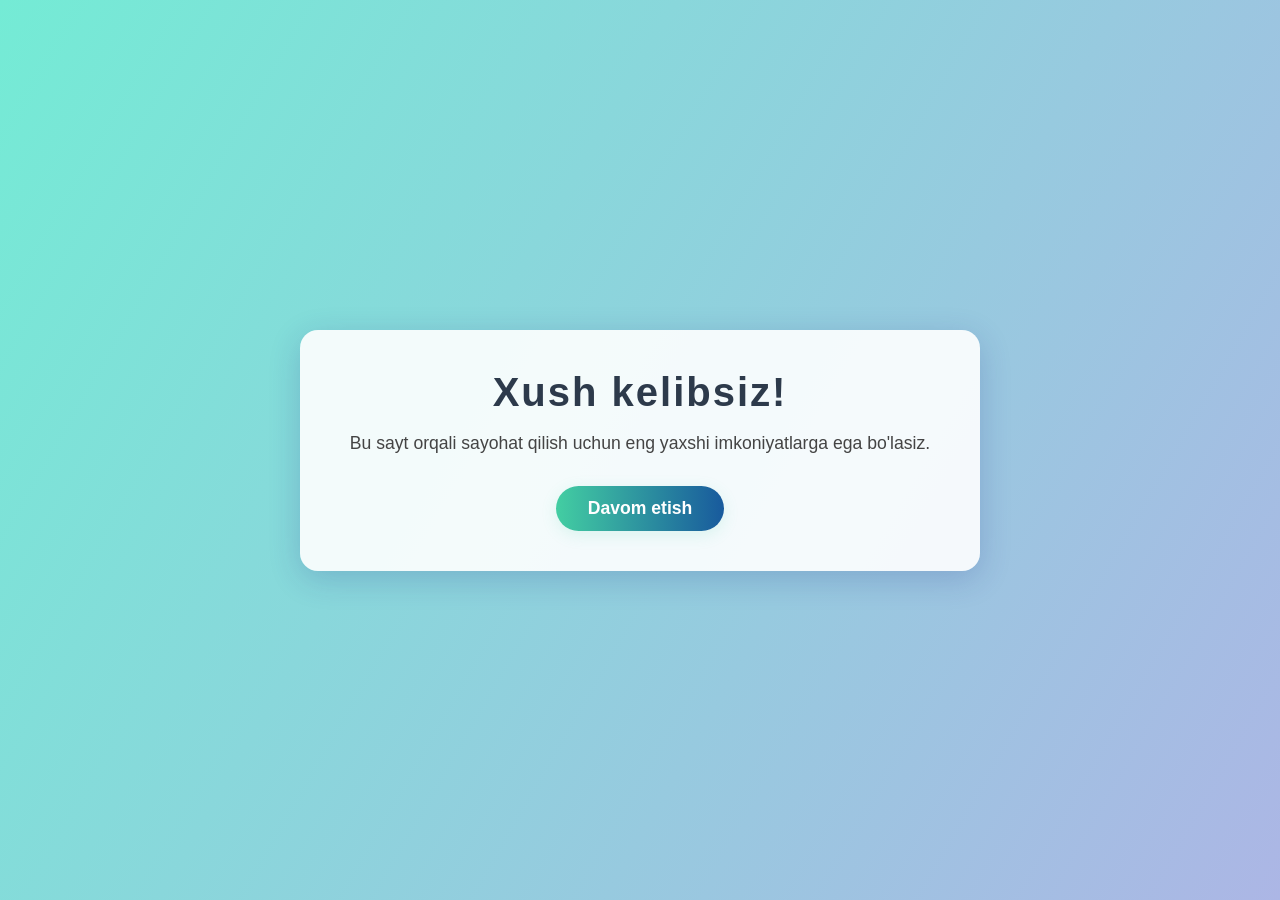
<file: index.html>
<!DOCTYPE html> 
<html lang="uz">
<head>
    <meta charset="UTF-8">
    <meta name="viewport" content="width=device-width, initial-scale=1.0">
    <title>Xush kelibsiz</title>
    <link rel="stylesheet" href="welcome.css">
</head>
<body>
    <div class="container">     
        <div class="wrapper">
            <h1>Xush kelibsiz!</h1>     
            <p>Bu sayt orqali sayohat qilish uchun eng yaxshi imkoniyatlarga ega bo'lasiz.</p>
            <a href="registration.html" class="btn">Davom etish</a>
        </div>
    </div>
</body>
</html>
</file>
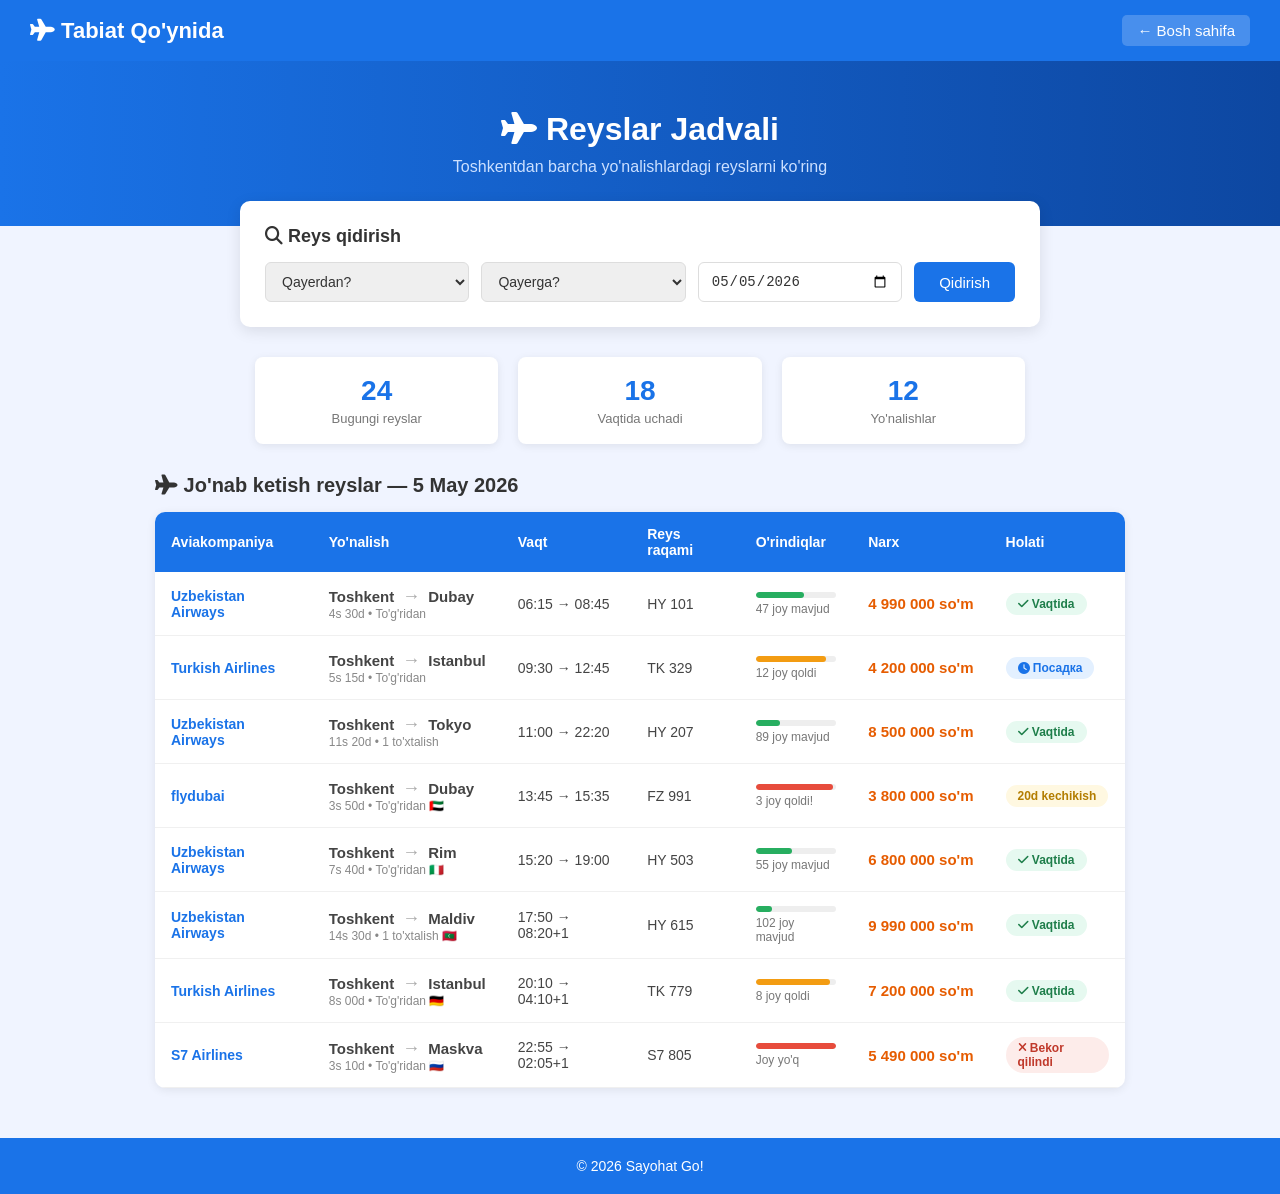
<file: airport.html>
<!DOCTYPE html>
<html lang="uz">

<head>


    <meta charset="UTF-8">
    <meta name="viewport" content="width=device-width, initial-scale=1.0">
    <title>Reyslar jadvali</title> <link rel="stylesheet" href="airport.css">
<link rel="stylesheet" href="https://cdnjs.cloudflare.com/ajax/libs/font-awesome/6.5.1/css/all.min.css">
</head>

<body id="artifacts-component-root-html">

    <div class="navbar">
        <h1><i class="fa-solid fa-plane"></i> Tabiat Qo'ynida</h1>
        <a href="welcome.html">← Bosh sahifa</a>
    </div>

    <div class="hero">
        <h2><i class="fa-solid fa-plane"></i> Reyslar Jadvali</h2>
        <p>Toshkentdan barcha yo'nalishlardagi reyslarni ko'ring</p>
    </div>

    <div class="search-box">
        <h3><i class="fa-solid fa-search"></i> Reys qidirish</h3>
        <div class="search-row">
            <select>
                <option selected disabled>Qayerdan?</option>
                <option> Toshkent</option>
                <option> Dubai</option>
                <option> Istanbul</option>
                <option> Moskva</option>
            </select>
            <select>
                <option selected disabled>Qayerga?</option>
                <option> Dubai </option>
                <option> Istanbul</option>
                <option> Tokyo </option>
                <option> Berlin </option>
                <option> Rim </option>
                <option> Maldiv</option>
                <option> Moskva</option>
            </select>
            <input type="date" value="2026-05-05">
            <button class="search-btn">Qidirish</button>
        </div>
    </div>

    <div class="stats">
        <div class="stat-card">
            <div class="number">24</div>
            <div class="label">Bugungi reyslar</div>
        </div>
        <div class="stat-card">
            <div class="number">18</div>
            <div class="label">Vaqtida uchadi</div>
        </div>
        <div class="stat-card">
            <div class="number">12</div>
            <div class="label">Yo'nalishlar</div>
        </div>
    </div>

    <div class="table-section">
        <h3><i class="fa-solid fa-plane"></i> Jo'nab ketish reyslar — 5 May 2026</h3>
        <table>
            <thead>
                <tr>
                    <th>Aviakompaniya</th>
                    <th>Yo'nalish</th>
                    <th>Vaqt</th>
                    <th>Reys raqami</th>
                    <th>O'rindiqlar</th>
                    <th>Narx</th>
                    <th>Holati</th>
                </tr>
            </thead>
            <tbody>
                <tr>
                    <td><span class="airline-name">Uzbekistan Airways</span></td>
                    <td>
                        <div class="route">
                            <span>Toshkent</span>
                            <span class="arrow">→</span>
                            <span>Dubay</span>
                        </div>
                        <div class="duration">4s 30d • To'g'ridan </div>
                    </td>
                    <td>06:15 → 08:45</td>
                    <td>HY 101</td>
                    <td>
                        <div class="seats-bar-wrap">
                            <div class="seats-bar">
                                <div class="seats-fill" style="width:60%;background:#27ae60;"></div>
                            </div>
                            <div class="seats-text">47 joy mavjud</div>
                        </div>
                    </td>
                    <td><span class="price">4 990 000 so'm</span></td>
                    <td><span class="badge badge-green"><i class="fa-solid fa-check"></i> Vaqtida</span></td>
                </tr>
                <tr>
                    <td><span class="airline-name">Turkish Airlines</span></td>
                    <td>
                        <div class="route">
                            <span>Toshkent</span>
                            <span class="arrow">→</span>
                            <span>Istanbul</span>
                        </div>
                        <div class="duration">5s 15d • To'g'ridan </div>
                    </td>
                    <td>09:30 → 12:45</td>
                    <td>TK 329</td>
                    <td>
                        <div class="seats-bar-wrap">
                            <div class="seats-bar">
                                <div class="seats-fill" style="width:88%;background:#f39c12;"></div>
                            </div>
                            <div class="seats-text">12 joy qoldi</div>
                        </div>
                    </td>
                    <td><span class="price">4 200 000 so'm</span></td>
                    <td><span class="badge badge-blue"><i class="fa-solid fa-clock"></i> Посадка</span></td>
                </tr>
                <tr>
                    <td><span class="airline-name">Uzbekistan Airways</span></td>
                    <td>
                        <div class="route">
                            <span>Toshkent</span>
                            <span class="arrow">→</span>
                            <span>Tokyo</span>
                        </div>
                        <div class="duration">11s 20d • 1 to'xtalish </div>
                    </td>
                    <td>11:00 → 22:20</td>
                    <td>HY 207</td>
                    <td>
                        <div class="seats-bar-wrap">
                            <div class="seats-bar">
                                <div class="seats-fill" style="width:30%;background:#27ae60;"></div>
                            </div>
                            <div class="seats-text">89 joy mavjud</div>
                        </div>
                    </td>
                    <td><span class="price">8 500 000 so'm</span></td>
                    <td><span class="badge badge-green"><i class="fa-solid fa-check"></i> Vaqtida</span></td>
                </tr>
                <tr>
                    <td><span class="airline-name">flydubai</span></td>
                    <td>
                        <div class="route">
                            <span>Toshkent</span>
                            <span class="arrow">→</span>
                            <span>Dubay</span>
                        </div>
                        <div class="duration">3s 50d • To'g'ridan 🇦🇪</div>
                    </td>
                    <td>13:45 → 15:35</td>
                    <td>FZ 991</td>
                    <td>
                        <div class="seats-bar-wrap">
                            <div class="seats-bar">
                                <div class="seats-fill" style="width:97%;background:#e74c3c;"></div>
                            </div>
                            <div class="seats-text">3 joy qoldi!</div>
                        </div>
                    </td>
                    <td><span class="price">3 800 000 so'm</span></td>
                    <td><span class="badge badge-yellow"> 20d kechikish</span></td>
                </tr>
                <tr>
                    <td><span class="airline-name">Uzbekistan Airways</span></td>
                    <td>
                        <div class="route">
                            <span>Toshkent</span>
                            <span class="arrow">→</span>
                            <span>Rim</span>
                        </div>
                        <div class="duration">7s 40d • To'g'ridan 🇮🇹</div>
                    </td>
                    <td>15:20 → 19:00</td>
                    <td>HY 503</td>
                    <td>
                        <div class="seats-bar-wrap">
                            <div class="seats-bar">
                                <div class="seats-fill" style="width:45%;background:#27ae60;"></div>
                            </div>
                            <div class="seats-text">55 joy mavjud</div>
                        </div>
                    </td>
                    <td><span class="price">6 800 000 so'm</span></td>
                    <td><span class="badge badge-green"><i class="fa-solid fa-check"></i> Vaqtida</span></td>
                </tr>
                <tr>
                    <td><span class="airline-name">Uzbekistan Airways</span></td>
                    <td>
                        <div class="route">
                            <span>Toshkent</span>
                            <span class="arrow">→</span>
                            <span>Maldiv</span>
                        </div>
                        <div class="duration">14s 30d • 1 to'xtalish 🇲🇻</div>
                    </td>
                    <td>17:50 → 08:20+1</td>
                    <td>HY 615</td>
                    <td>
                        <div class="seats-bar-wrap">
                            <div class="seats-bar">
                                <div class="seats-fill" style="width:20%;background:#27ae60;"></div>
                            </div>
                            <div class="seats-text">102 joy mavjud</div>
                        </div>
                    </td>
                    <td><span class="price">9 990 000 so'm</span></td>
                    <td><span class="badge badge-green"><i class="fa-solid fa-check"></i> Vaqtida</span></td>
                </tr>
                <tr>
                    <td><span class="airline-name">Turkish Airlines</span></td>
                    <td>
                        <div class="route">
                            <span>Toshkent</span>
                            <span class="arrow">→</span>
                            <span>Istanbul</span>
                        </div>
                        <div class="duration">8s 00d • To'g'ridan 🇩🇪</div>
                    </td>
                    <td>20:10 → 04:10+1</td>
                    <td>TK 779</td>
                    <td>
                        <div class="seats-bar-wrap">
                            <div class="seats-bar">
                                <div class="seats-fill" style="width:93%;background:#f39c12;"></div>
                            </div>
                            <div class="seats-text">8 joy qoldi</div>
                        </div>
                    </td>
                    <td><span class="price">7 200 000 so'm</span></td>
                    <td><span class="badge badge-green"><i class="fa-solid fa-check"></i> Vaqtida</span></td>
                </tr>
                <tr>
                    <td><span class="airline-name">S7 Airlines</span></td>
                    <td>
                        <div class="route">
                            <span>Toshkent</span>
                            <span class="arrow">→</span>
                            <span>Maskva</span>
                        </div>
                        <div class="duration">3s 10d • To'g'ridan 🇷🇺</div>
                    </td>
                    <td>22:55 → 02:05+1</td>
                    <td>S7 805</td>
                    <td>
                        <div class="seats-bar-wrap">
                            <div class="seats-bar">
                                <div class="seats-fill" style="width:100%;background:#e74c3c;"></div>
                            </div>
                            <div class="seats-text">Joy yo'q</div>
                        </div>
                    </td>
                    <td><span class="price">5 490 000 so'm</span></td>
                    <td><span class="badge badge-red"><i class="fa-solid fa-times"></i> Bekor qilindi</span></td>
                </tr>
            </tbody>
        </table>
    </div>

    <footer>
        <p>&copy;  2026 Sayohat Go!</p>
    </footer>



</body>

</html>
</file>
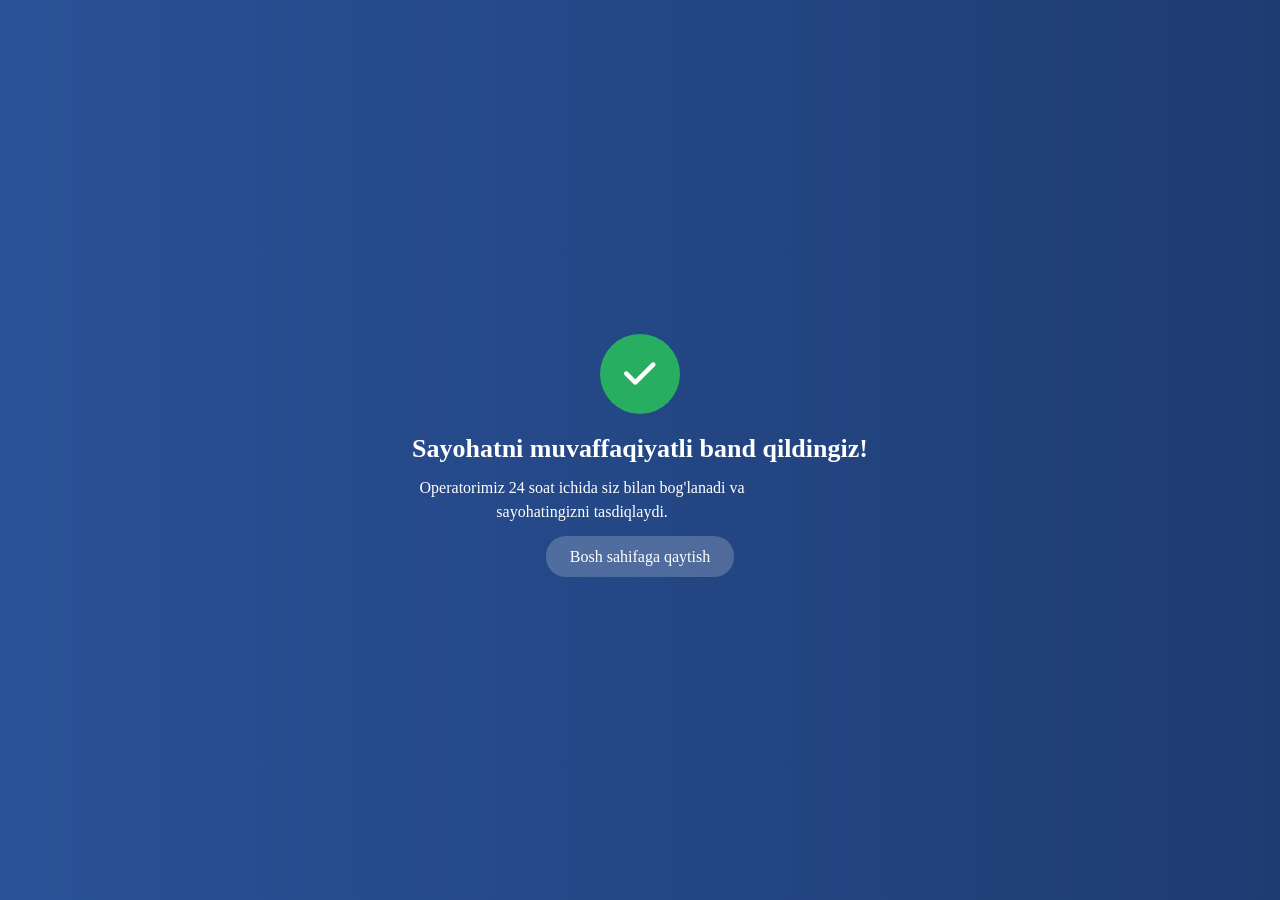
<file: index1.html>
<!DOCTYPE html>
<html lang="uz">
<head>
    <meta charset="UTF-8">
    <meta name="viewport" content="width=device-width, initial-scale=1.0">
    <title>Kutib turing</title>
        <link rel="stylesheet" href="style1.css">
        <link rel="stylesheet" href="https://cdnjs.cloudflare.com/ajax/libs/font-awesome/6.5.1/css/all.min.css">
</head>
<body>
    <div class="container">

        <div id="loading-section">
            <div class="role"></div>
            <h1 class="h11">KUTIB TURING</h1>
            <p class="p11">Sayohatingiz band qilinmoqda...</p>
        </div>

        <div class="success-card" id="success-section">
            <div class="check-icon"><i class="fa-solid fa-check"></i></div>
            <h1>Sayohatni muvaffaqiyatli band qildingiz!</h1>
            <p>Operatorimiz 24 soat ichida siz bilan bog'lanadi va sayohatingizni tasdiqlaydi.</p>
            <a href="welcome.html" class="back-link">Bosh sahifaga qaytish</a>
        </div>

    </div>
</body>
</html>
</file>
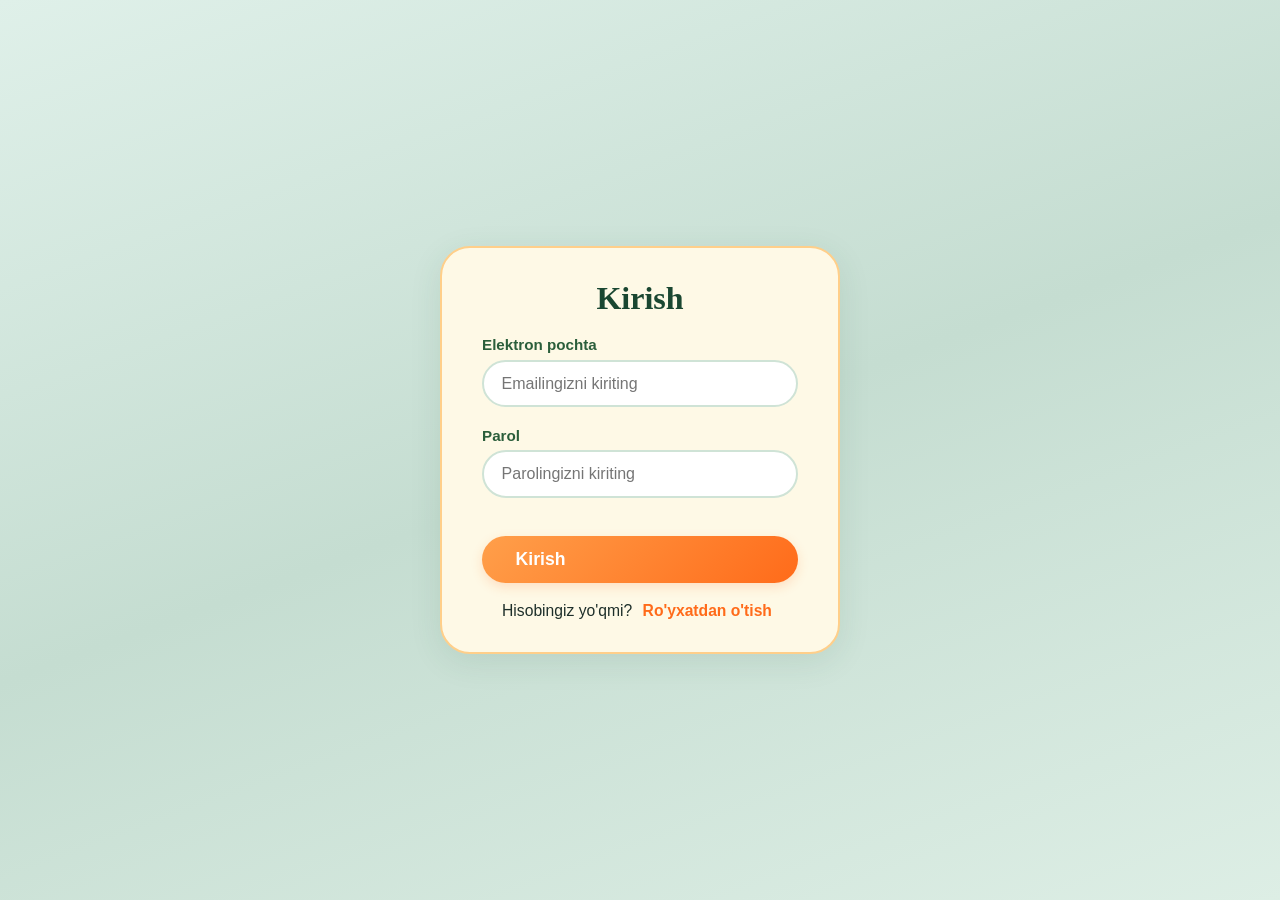
<file: kirish.html>
<!DOCTYPE html>
<html lang="en">
<head>
    <meta charset="UTF-8">
    <meta name="viewport" content="width=device-width, initial-scale=1.0">
    <title>Kirish</title>
    <link rel="stylesheet" href="style.css">
</head>
<body>
        <div style="min-height:100vh;display:flex;align-items:center;justify-content:center;background:linear-gradient(160deg,#dff0e9 0%,#c5ddd1 50%,#ddeee5 100%);">
            <div class="booking-form" style="max-width:400px;width:100%;box-shadow:0 8px 32px rgba(44,90,62,0.10);">
                <h2 style="text-align:center;font-family:'Playfair Display',serif;font-size:2rem;color:#1a4731;margin-bottom:1.2rem;">Kirish</h2>
                <form>
                    <div class="form-group">
                        <label for="email">Elektron pochta</label>
                        <input type="email" id="email" name="email" placeholder="Emailingizni kiriting" required>
                    </div>
                    <div class="form-group">
                        <label for="password">Parol</label>
                        <input type="password" id="password" name="password" placeholder="Parolingizni kiriting" required>
                    </div>
                    <a  href="welcome.html" class="hero-btn" style="width:100%;margin-top:1.2rem;">Kirish</a >
                </form>
                <p style="text-align:center;margin-top:1.2rem;font-size:0.98rem;">Hisobingiz yo'qmi? <a href="registration.html" style="color:#ff6b1a;">Ro'yxatdan o'tish</a></p>
            </div>
        </div>
</body>
</html>
</file>
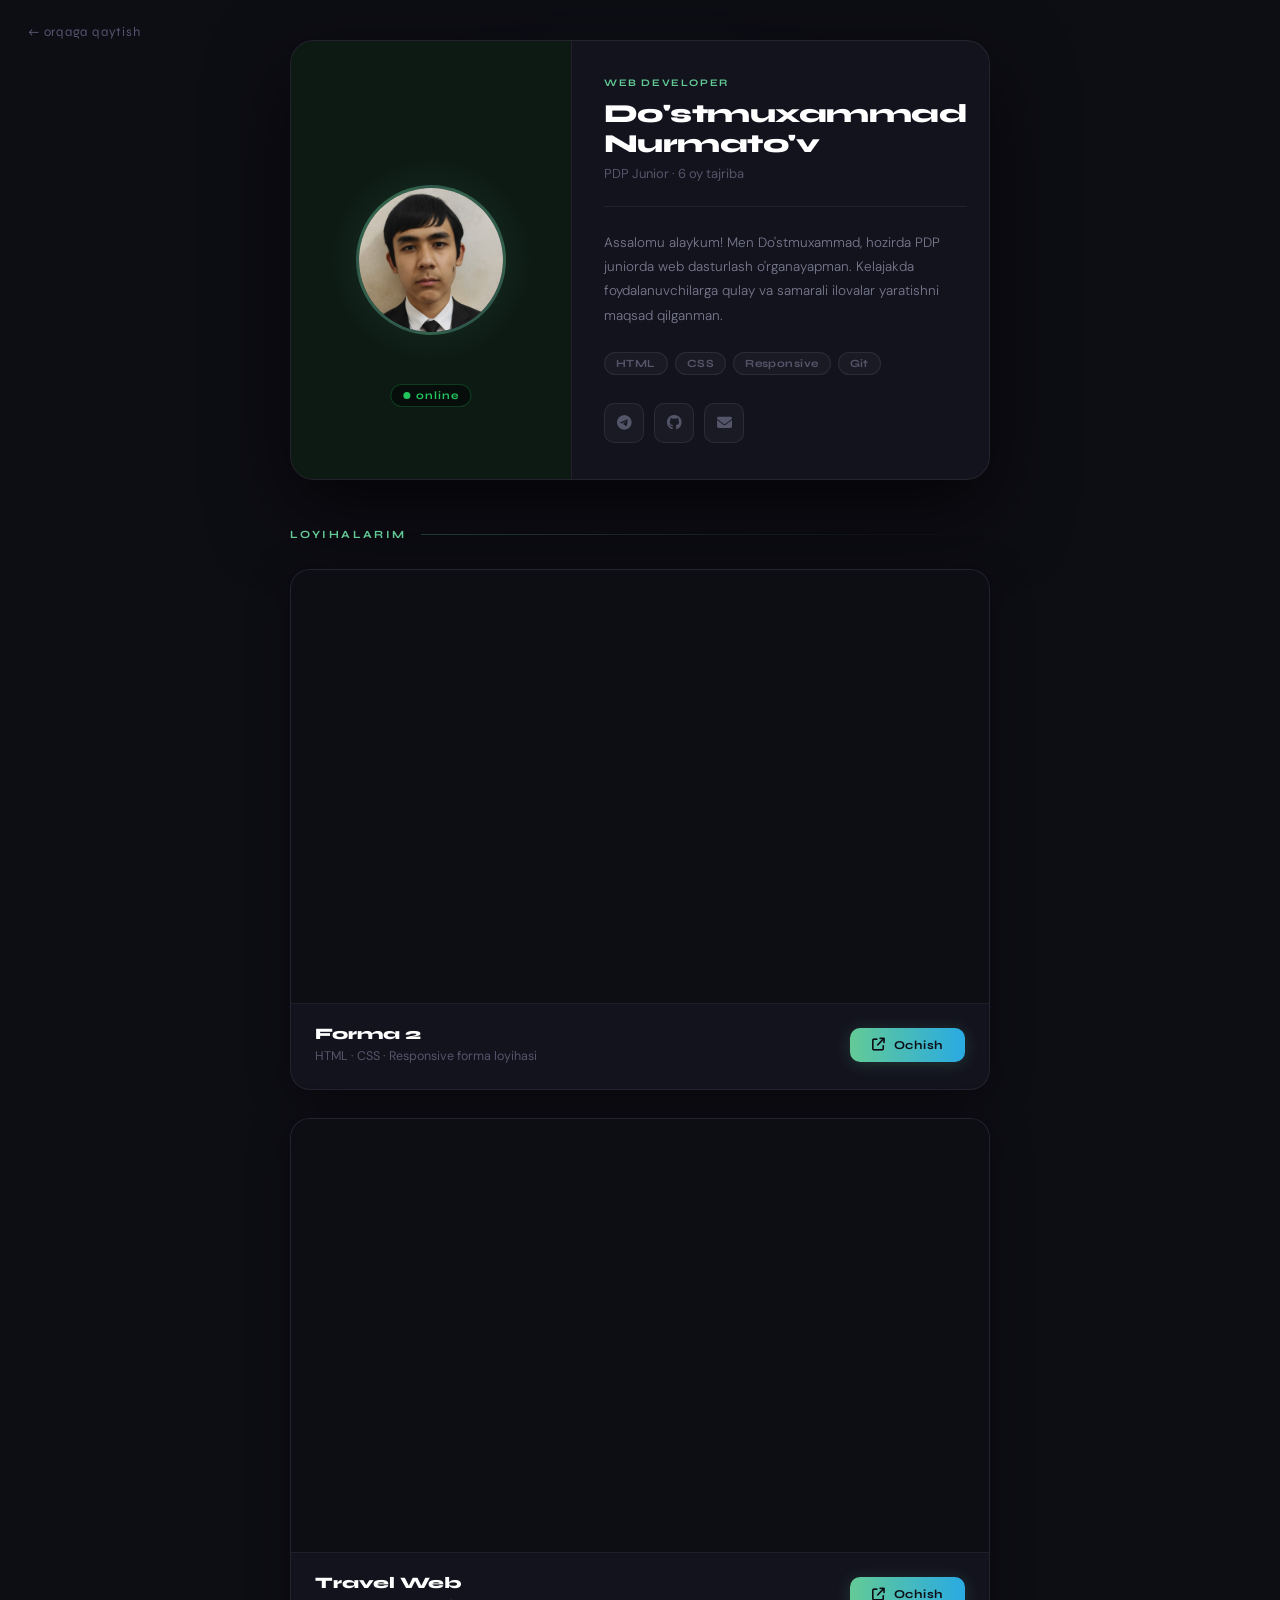
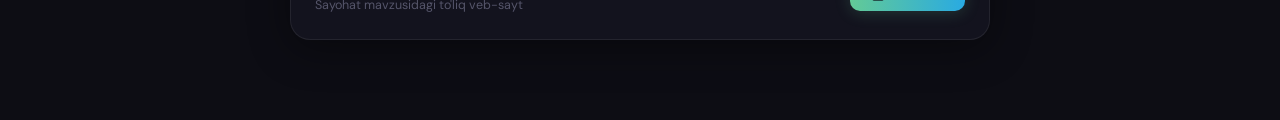
<file: profil.html>
<!DOCTYPE html>
<html lang="uz">
<head>
    <meta charset="UTF-8">
    <meta name="viewport" content="width=device-width, initial-scale=1.0">
    <title>Do'stmuxammad Nurmato'v</title>
    <link rel="preconnect" href="https://fonts.googleapis.com">
    <link href="https://fonts.googleapis.com/css2?family=Syne:wght@700;800&family=DM+Sans:wght@300;400;500&display=swap" rel="stylesheet">
    <link rel="stylesheet" href="https://cdnjs.cloudflare.com/ajax/libs/font-awesome/6.5.1/css/all.min.css">
    <link rel="stylesheet" href="profil.css">
</head>
<body>

<a href="welcome.html" class="back">← orqaga qaytish</a>

<!-- PROFILE CARD -->
<div class="card">
    <div class="left">
        <div class="avatar-box">
            <div class="avatar">
                <img src="photo_2026-05-13_14-00-43.jpg" alt="Do'stmuxammad">
            </div>
            <div class="online"><span class="dot"></span>online</div>
        </div>
    </div>
    <div class="right">
        <p class="tag">Web Developer</p>
        <h1 class="name">Do'stmuxammad<br>Nurmato'v</h1>
        <p class="role">PDP Junior · 6 oy tajriba</p>
        <div class="divider"></div>
        <p class="bio">
            Assalomu alaykum! Men Do'stmuxammad, hozirda PDP juniorda web dasturlash o'rganayapman.
            Kelajakda foydalanuvchilarga qulay va samarali ilovalar yaratishni maqsad qilganman.
        </p>
        <div class="skills">
            <span class="chip">HTML</span>
            <span class="chip">CSS</span>
            <span class="chip">Responsive</span>
            <span class="chip">Git</span>
        </div>
        <div class="socials">
            <a class="s-btn tg" href="https://t.me/imthebestone01" target="_blank" title="Telegram">
                <i class="fa-brands fa-telegram"></i>
            </a>
            <a class="s-btn gh" href="https://github.com/kenzooken" target="_blank" title="GitHub">
                <i class="fa-brands fa-github"></i>
            </a>
            <a class="s-btn em" href="mailto:noteamakk@gmail.com" title="Email">
                <i class="fa-solid fa-envelope"></i>
            </a>
        </div>
    </div>
</div>

<!-- PROJECTS -->
<div class="projects-section">

    <div class="projects-heading">
        <span class="projects-heading-text">Loyihalarim</span>
        <div class="projects-heading-line"></div>
    </div>

    <!-- Project 1 -->
    <div class="project-card">
        <div class="project-iframe-wrap">
            <iframe src="https://forma-2-hj4x.vercel.app/" title="Forma 2" loading="lazy" allowfullscreen></iframe>
            <a class="iframe-overlay" href="https://forma-2-hj4x.vercel.app/" target="_blank" aria-label="Forma 2 ni ochish"></a>
        </div>
        <div class="project-info">
            <div class="project-meta">
                <div class="project-name">Forma 2</div>
                <div class="project-desc">HTML · CSS · Responsive forma loyihasi</div>
            </div>
            <a class="project-btn" href="https://forma-2-hj4x.vercel.app/" target="_blank">
                <i class="fa-solid fa-arrow-up-right-from-square"></i> Ochish
            </a>
        </div>
    </div>

    <!-- Project 2 -->
    <div class="project-card">
        <div class="project-iframe-wrap">
            <iframe src="https://travel-web-site-original.vercel.app/" title="Travel Web" loading="lazy" allowfullscreen></iframe>
            <a class="iframe-overlay" href="https://travel-web-site-original.vercel.app/" target="_blank" aria-label="Travel Web ni ochish"></a>
        </div>
        <div class="project-info">
            <div class="project-meta">
                <div class="project-name">Travel Web</div>
                <div class="project-desc">Sayohat mavzusidagi to'liq veb-sayt</div>
            </div>
            <a class="project-btn" href="https://travel-web-site-original.vercel.app/" target="_blank">
                <i class="fa-solid fa-arrow-up-right-from-square"></i> Ochish
            </a>
        </div>
    </div>

</div>

</body>
</html>
</file>
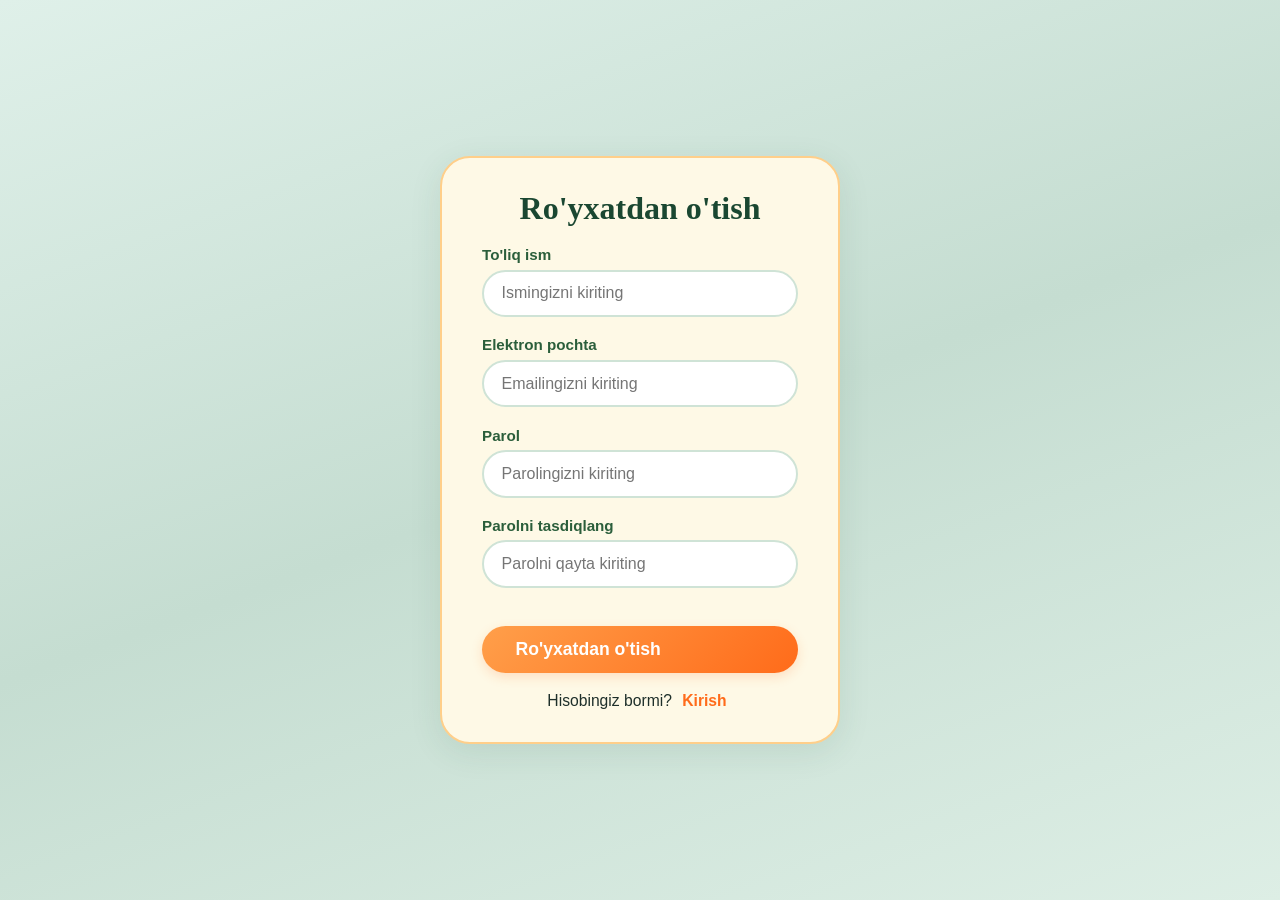
<file: registration.html>
<!DOCTYPE html>
<html lang="en">
<head>
    <meta charset="UTF-8">
    <meta name="viewport" content="width=device-width, initial-scale=1.0">
    <title>Ro'yxatdan o'tish</title>
    <link rel="stylesheet" href="style.css">
</head>
<body>
        <div style="min-height:100vh;display:flex;align-items:center;justify-content:center;background:linear-gradient(160deg,#dff0e9 0%,#c5ddd1 50%,#ddeee5 100%);">
            <div class="booking-form" style="max-width:400px;width:100%;box-shadow:0 8px 32px rgba(44,90,62,0.10);">
                <h2 style="text-align:center;font-family:'Playfair Display',serif;font-size:2rem;color:#1a4731;margin-bottom:1.2rem;">Ro'yxatdan o'tish</h2>
                <form>
                    <div class="form-group">
                        <label for="fullname">To'liq ism</label>
                        <input type="text" id="fullname" name="fullname" placeholder="Ismingizni kiriting" required>
                    </div>
                    <div class="form-group">
                        <label for="email">Elektron pochta</label>
                        <input type="email" id="email" name="email" placeholder="Emailingizni kiriting" required>
                    </div>
                    <div class="form-group">
                        <label for="password">Parol</label>
                        <input type="password" id="password" name="password" placeholder="Parolingizni kiriting" required>
                    </div>
                    <div class="form-group">
                        <label for="confirm-password">Parolni tasdiqlang</label>
                        <input type="password" id="confirm-password" name="confirm-password" placeholder="Parolni qayta kiriting" required>
                    </div>
                    <a  href="welcome.html" class="hero-btn" style="width:100%;margin-top:1.2rem;">Ro'yxatdan o'tish</a >
                </form>
                <p style="text-align:center;margin-top:1.2rem;font-size:0.98rem;">Hisobingiz bormi? <a href="kirish.html" style="color:#ff6b1a;">Kirish</a></p>
            </div>
        </div>
</body>
</html>
</file>
<file: welcome.css>
* {
    padding: 0;
    margin: 0;
    box-sizing: border-box;
    font-family: 'Segoe UI', Verdana, Geneva, Tahoma, sans-serif;
}

body {
    background: linear-gradient(120deg, #74ebd5 0%, #ACB6E5 100%);
    min-height: 100vh;
}

.container {
    width: 100vw;
    height: 100vh;
    display: flex;
    align-items: center;
    justify-content: center;
}

.wrapper {
    background: rgba(255, 255, 255, 0.9);
    padding: 40px 50px;
    border-radius: 18px;
    box-shadow: 0 8px 32px 0 rgba(31, 38, 135, 0.2);
    text-align: center;
    min-width: 320px;
}

.wrapper h1 {
    color: #2d3a4b;
    font-size: 2.5rem;
    margin-bottom: 18px;
    letter-spacing: 2px;
}

.wrapper p {
    color: #444;
    font-size: 1.1rem;
    margin-bottom: 32px;
}

.btn {
    display: inline-block;
    padding: 12px 32px;
    background: linear-gradient(90deg, #43cea2 0%, #185a9d 100%);
    color: #fff;
    border: none;
    border-radius: 25px;
    font-size: 1.1rem;
    font-weight: 600;
    text-decoration: none;
    transition: background 0.3s, transform 0.2s;
    box-shadow: 0 4px 16px rgba(67, 206, 162, 0.15);
    cursor: pointer;
}

.btn:hover {
    background: linear-gradient(90deg, #185a9d , #43cea2);

}
</file>
<file: airport.css>
* {
            margin: 0;
            padding: 0;
            box-sizing: border-box;
        }

        body {
            font-family: Arial, sans-serif;
            background-color: #f0f4ff;
        }

        /* navbar */
        .navbar {
            background-color: #1a73e8;
            padding: 15px 30px;
            display: flex;
            justify-content: space-between;
            align-items: center;
        }

        .navbar h1 {
            color: white;
            font-size: 22px;
        }

        .navbar a {
            color: white;
            text-decoration: none;
            font-size: 15px;
            background-color: rgba(255,255,255,0.2);
            padding: 7px 15px;
            border-radius: 5px;
        }

        .navbar a:hover {
            background-color: rgba(255,255,255,0.35);
        }

        /* hero */
        .hero {
            background: linear-gradient(to right, #1a73e8, #0d47a1);
            color: white;
            text-align: center;
            padding: 50px 20px;
        }

        .hero h2 {
            font-size: 32px;
            margin-bottom: 10px;
        }

        .hero p {
            font-size: 16px;
            color: #cce0ff;
        }

        /* search box */
        .search-box {
            background-color: white;
            max-width: 800px;
            margin: -25px auto 30px auto;
            border-radius: 10px;
            padding: 25px;
            box-shadow: 0 4px 15px rgba(0,0,0,0.1);
        }

        .search-box h3 {
            margin-bottom: 15px;
            color: #333;
            font-size: 18px;
        }

        .search-row {
            display: flex;
            gap: 12px;
            flex-wrap: wrap;
        }

        .search-row select,
        .search-row input {
            flex: 1;
            min-width: 150px;
            padding: 10px 12px;
            border: 1px solid #ddd;
            border-radius: 6px;
            font-size: 14px;
            color: #333;
            outline: none;
        }

        .search-row select:focus,
        .search-row input:focus {
            border-color: #1a73e8;
        }

        .search-btn {
            background-color: #1a73e8;
            color: white;
            border: none;
            padding: 10px 25px;
            border-radius: 6px;
            font-size: 15px;
            cursor: pointer;
        }

        .search-btn:hover {
            background-color: #1558b0;
        }

        /* stats */
        .stats {
            display: flex;
            justify-content: center;
            gap: 20px;
            max-width: 800px;
            margin: 0 auto 30px auto;
            flex-wrap: wrap;
            padding: 0 15px;
        }

        .stat-card {
            background: white;
            border-radius: 8px;
            padding: 18px 30px;
            text-align: center;
            box-shadow: 0 2px 8px rgba(0,0,0,0.08);
            flex: 1;
            min-width: 150px;
        }

        .stat-card .number {
            font-size: 28px;
            font-weight: bold;
            color: #1a73e8;
        }

        .stat-card .label {
            font-size: 13px;
            color: #777;
            margin-top: 4px;
        }

        /* table */
        .table-section {
            max-width: 1000px;
            margin: 0 auto 50px auto;
            padding: 0 15px;
        }

        .table-section h3 {
            font-size: 20px;
            color: #333;
            margin-bottom: 15px;
        }

        table {
            width: 100%;
            border-collapse: collapse;
            background: white;
            border-radius: 10px;
            overflow: hidden;
            box-shadow: 0 2px 10px rgba(0,0,0,0.08);
        }

        thead {
            background-color: #1a73e8;
            color: white;
        }

        thead th {
            padding: 14px 16px;
            text-align: left;
            font-size: 14px;
            font-weight: 600;
        }

        tbody tr {
            border-bottom: 1px solid #f0f0f0;
        }

        tbody tr:hover {
            background-color: #f5f9ff;
        }

        tbody td {
            padding: 14px 16px;
            font-size: 14px;
            color: #444;
        }

        .airline-name {
            font-weight: bold;
            color: #1a73e8;
        }

        .route {
            display: flex;
            align-items: center;
            gap: 8px;
        }

        .route span {
            font-weight: bold;
            font-size: 15px;
        }

        .route .arrow {
            color: #aaa;
            font-size: 18px;
        }

        .duration {
            color: #888;
            font-size: 12px;
        }

        .badge {
            padding: 4px 12px;
            border-radius: 20px;
            font-size: 12px;
            font-weight: bold;
            display: inline-block;
        }

        .badge-green {
            background-color: #e6f9f0;
            color: #1e7e4a;
        }

        .badge-yellow {
            background-color: #fff8e1;
            color: #b37d00;
        }

        .badge-blue {
            background-color: #e3f0ff;
            color: #1a73e8;
        }

        .badge-red {
            background-color: #fdecea;
            color: #c0392b;
        }

        .seats-bar-wrap {
            display: flex;
            flex-direction: column;
            gap: 4px;
        }

        .seats-bar {
            width: 80px;
            height: 6px;
            background-color: #eee;
            border-radius: 3px;
            overflow: hidden;
        }

        .seats-fill {
            height: 100%;
            border-radius: 3px;
        }

        .seats-text {
            font-size: 12px;
            color: #777;
        }

        .price {
            font-weight: bold;
            color: #e65c00;
            font-size: 15px;
            white-space: nowrap;
        }

        footer {
            background-color: #1a73e8;
            color: white;
            text-align: center;
            padding: 20px;
            font-size: 14px;
        }
</file>
<file: style1.css>
* {
    padding: 0;
    margin: 0;
    box-sizing: border-box;
}

body {
    display: flex;
    justify-content: center;
    align-items: center;
    height: 100vh;
    background: linear-gradient(to left, #1e3c72 0%, #2a5298 100%);
    color: white;
}

.container {
    text-align: center;
    position: relative;
}

#loading-section {
    animation: korinmaslik 0s 5s forwards;
}

@keyframes korinmaslik {
    to {
        display: none;
        visibility: hidden;
        opacity: 0;
        height: 0;
        position: absolute;
    }
}

.role {
    width: 60px;
    height: 60px;
    border: 5px solid gray;
    border-top: 5px solid white;
    border-radius: 50%;
    margin: 0 auto 20px;
    animation: aylana 1s linear infinite;
}

@keyframes aylana {
    0% {
        transform: rotate(0deg);
    }

    100% {
        transform: rotate(360deg);
    }
}

.h11 {
    font-size: 50px;
    margin-bottom: 10px;
}

.p11 {
    font-size: 30px;
}

.success-card {
    visibility: hidden;
    opacity: 0;
    animation: korish 0.6s ease 5s forwards;
}

@keyframes korish {
    to {
        visibility: visible;
        opacity: 1;
    }
}

.check-icon {
    width: 80px;
    height: 80px;
    background: #27ae60;
    border-radius: 50%;
    display: flex;
    align-items: center;
    justify-content: center;
    font-size: 36px;
    margin: 0 auto 20px;
}

.success-card h1 {
    font-size: 26px;
    margin-bottom: 12px;
}

.success-card p {
    font-size: 16px;
    margin-bottom: 24px;
    max-width: 340px;
    line-height: 1.5;
}

.back-link {
    color: white;
    text-decoration: none;
    padding: 12px 24px;
    background-color: rgba(255, 255, 255, 0.2);
    border-radius: 20px;
    transition: background 0.2s;
}

.back-link:hover {
    background-color: rgba(255, 255, 255, 0.35);
}
</file>
<file: style.css>
* {
    margin: 0;
    padding: 0;
    box-sizing: border-box;
}

:root {
    --green-dark: #1a4731;
    --green-mid: #2f7a52;
    --green-light: #e8f5ee;
    --orange: #ff9f4a;
    --orange-light: #fff0e0;
    --cream: #fffdf5;
    --shadow: 0 20px 40px rgba(0, 0, 0, 0.12);
}

body {
    background: linear-gradient(160deg, #dff0e9 0%, #c5ddd1 50%, #ddeee5 100%);
    font-family: 'Nunito', sans-serif;
    color: #1e2f2a;
    min-height: 100vh;
}

.container {
    max-width: 1200px;
    margin: 0 auto;
    padding: 1rem 1.2rem 3rem;
}

.site-header {
    text-align: center;
    padding: 2.5rem 1rem 1.5rem;
    margin-bottom: 2rem;
    position: relative;
}

.site-header::after {
    content: '';
    display: block;
    height: 4px;
    background: linear-gradient(90deg, transparent, #ffb347, transparent);
    margin-top: 1rem;
    border-radius: 2px;
}

.site-header h1 {
    font-family: 'Playfair Display', serif;
    font-size: 3rem;
    background: linear-gradient(135deg, #1a4731, #ff9f4a);
    -webkit-background-clip: text;
    background-clip: text;
    color: transparent;
    font-weight: 800;
    letter-spacing: -0.5px;
}

.site-header p {
    font-size: 1.05rem;
    color: #2c5a3e;
    background: #fff9e8;
    display: inline-block;
    padding: 0.35rem 1.4rem;
    border-radius: 40px;
    margin-top: 0.5rem;
    border: 1px solid #ffd9a0;
}

.welcome-bubble {
    background: linear-gradient(135deg, #fffef7, #fff5e0);
    border-radius: 20px;
    padding: 1rem 1.8rem;
    margin: 0 0 2rem;
    border: 2px solid #1e3b2c;
    font-weight: 700;
    font-size: 1.1rem;
    text-align: center;
    box-shadow: 0 4px 12px rgba(0, 0, 0, 0.08);
}

.nav-tabs {
    display: flex;
    flex-wrap: wrap;
    justify-content: center;
    gap: 0.5rem;
    margin-bottom: 2.5rem;
    padding-bottom: 1rem;
    border-bottom: 2px dashed #9bc4ab;
}


.hero-banner {
    position: relative;
    min-height: 340px;
    display: flex;
    align-items: center;
    justify-content: center;
    margin-bottom: 2.5rem;
    overflow: hidden;
}

.hero-bg {
    position: absolute;
    inset: 0;
    background-size: 200% 200%;
    animation: heroGradient 8s ease-in-out infinite alternate;
    z-index: 1;
}

@keyframes heroGradient {
    0% {
        background-position: 0% 50%;
    }

    100% {
        background-position: 100% 50%;
    }
}

.hero-content {
    position: relative;
    z-index: 2;
    text-align: center;
}

.hero-banner h1 {
    font-family: 'Playfair Display', serif;
    font-size: 3.2rem;
    background: linear-gradient(135deg, #1a4731, #ff9f4a);
    -webkit-background-clip: text;
    background-clip: text;
    color: transparent;
    font-weight: 800;
    letter-spacing: -0.5px;
    margin-bottom: 0.7rem;
}

.hero-desc {
    font-size: 1.2rem;
    color: #2c5a3e;
    background: #fff9e8;
    display: inline-block;
    padding: 0.45rem 1.6rem;
    border-radius: 40px;
    margin-bottom: 1.2rem;
    border: 1px solid #ffd9a0;
}

.hero-btn {
    display: inline-block;
    background: linear-gradient(135deg, #ff9f4a, #ff6b1a);
    color: white;
    font-weight: 800;
    padding: 0.8rem 2.1rem;
    border-radius: 60px;
    text-decoration: none;
    margin-top: 1.2rem;
    transition: 0.2s;
    font-size: 1.1rem;
    box-shadow: 0 4px 12px rgba(255, 107, 26, 0.18);
    cursor: pointer;
    border: none;
}

.hero-btn:hover {
    background: linear-gradient(135deg, #ffb06a, #ff7c30);
    transform: translateY(-2px) scale(1.04);
}

.animated-scroll {}

@keyframes scrollFadeIn {
    0% {
        opacity: 0;
        transform: translateY(40px) scale(0.95);
    }

    100% {
        opacity: 1;
        transform: translateY(0) scale(1);
    }
}

.nav-tab {
    background: #fdf8ed;
    border: 2px solid #3e7b5c;
    padding: 0.6rem 1.5rem;
    border-radius: 60px;
    font-weight: 700;
    font-size: 0.95rem;
    color: #1f543d;
    text-decoration: none;
    transition: all 0.2s;
}

.nav-tab:hover {
    background: #ffe3b5;
}

a {
    color: #1a4731;
    text-decoration: none;
    font-weight: 600;
    transition: color 0.18s, box-shadow 0.18s, background 0.18s;
    border-radius: 8px;
    padding: 2px 6px;
    position: relative;
}

a:focus {
    outline: 2px solid #ff9f4a;
    outline-offset: 2px;
}

a:hover,
a:active {
    color: #ff6b1a;
    background: #fff5e0;

}

a::after {
    content: '';
    display: block;
    width: 0;
    height: 2px;
    transition: width 0.25s cubic-bezier(.4, 2, .6, 1);
    border-radius: 2px;
    position: absolute;
    left: 0;
    bottom: 0;
}

a:hover::after,
a:active::after {
    width: 100%;
}

.page {
    display: none;
    animation: fadeIn 0.4s ease;
}

#welcome-page:target,
#destinations-page:target,
#booking-page:target,
#gallery-page:target {
    display: block;
}

body:not(:has(:target)) #welcome-page {
    display: block;
}

body:has(:target) .page:not(:target) {
    display: none;
}

@keyframes fadeIn {
    from {
        opacity: 0;
        transform: translateY(12px);
    }

    to {
        opacity: 1;
        transform: translateY(0);
    }
}

.card-grid {
    display: grid;
    grid-template-columns: repeat(auto-fit, minmax(300px, 1fr));
    gap: 2rem;
    margin-top: 1.5rem;
}

.travel-card {
    background: var(--cream);
    border-radius: 24px;
    overflow: hidden;
    box-shadow: var(--shadow);
    transition: transform 0.25s, box-shadow 0.25s;
    border: 1px solid #ffcf9a;
}

.travel-card:hover {
    transform: translateY(-6px);
    box-shadow: 0 28px 50px rgba(0, 0, 0, 0.16);
}

.card-img {
    width: 100%;
    height: 260px;
    object-fit: cover;
    display: block;
    border-bottom: 4px solid #f5bc70;
}

.card-content {
    padding: 1.3rem 1.2rem 1.6rem;
}

.card-title {
    font-family: 'Playfair Display', serif;
    font-size: 1.4rem;
    font-weight: 700;
    display: flex;
    justify-content: space-between;
    align-items: flex-start;
    flex-wrap: wrap;
    gap: 0.4rem;
    margin-bottom: 0.75rem;
    color: var(--green-dark);
}

.price {
    background: var(--orange-light);
    padding: 0.2rem 0.9rem;
    border-radius: 60px;
    font-size: 0.9rem;
    font-family: 'Nunito', sans-serif;
    color: #c25d00;
    font-weight: 800;
    white-space: nowrap;
}

.desc {
    color: #2c3a2f;
    line-height: 1.6;
    margin: 0.7rem 0;
    font-size: 0.93rem;
}

.info-list {
    margin: 0.7rem 0;
    padding-left: 1.2rem;
    font-size: 0.9rem;
    color: #3a5248;
}

.info-list li {
    margin: 0.3rem 0;
}

.testimonial-section {
    background: linear-gradient(90deg, #e8f5ee 60%, #fff0e0 100%);
    border-radius: 24px;
    box-shadow: 0 8px 32px rgba(44, 90, 62, 0.08);
    margin: 2.5rem 0 2.5rem 0;
    padding: 2.2rem 1.5rem 2.2rem 1.5rem;
    text-align: center;
}

.testimonial-section .section-header h2 {
    font-size: 2rem;
    color: #1a4731;
    margin-bottom: 0.2rem;
}

.testimonial-section .section-header p {
    color: #3e7b5c;
    font-size: 1.05rem;
    margin-bottom: 1.5rem;
}

.testimonial-list {
    display: flex;
    flex-wrap: wrap;
    justify-content: center;
    gap: 2.2rem;
}

.testimonial {
    background: #fff;
    border-radius: 18px;
    box-shadow: 0 2px 12px rgba(44, 90, 62, 0.07);
    padding: 1.2rem 1.5rem 1.1rem 1.5rem;
    max-width: 320px;
    min-width: 220px;
    margin: 0.5rem 0;
    border-left: 5px solid #2f7a52;
    border-right: 5px solid #ff9f4a;
    display: flex;
    flex-direction: column;
    align-items: flex-start;
    transition: transform 0.18s;
}

.testimonial:hover {
    transform: scale(1.04) rotate(-1deg);
    box-shadow: 0 8px 32px rgba(44, 90, 62, 0.13);
}

.testimonial-text {
    font-size: 1.08rem;
    color: #1a4731;
    font-style: italic;
    margin-bottom: 0.7rem;
}

.testimonial-author {
    color: #c25d00;
    font-weight: 700;
    font-size: 0.98rem;
    letter-spacing: 0.2px;
}

.review-text {
    background: #fff1de;
    padding: 0.8rem;
    border-radius: 16px;
    margin-top: 0.8rem;
    font-style: italic;
    font-size: 0.85rem;
    border-left: 4px solid #ff914d;
    color: #6b4400;
}

.book-btn {
    display: inline-block;
    background: linear-gradient(135deg, #ff9f4a, #ff6b1a);
    color: white;
    font-weight: 800;
    padding: 0.65rem 1.4rem;
    border-radius: 60px;
    text-decoration: none;
    margin-top: 1rem;
    transition: 0.2s;
    font-size: 0.95rem;
    box-shadow: 0 4px 12px rgba(255, 107, 26, 0.3);
    cursor: pointer;
    border: none;
}

.book-btn:hover {
    background: linear-gradient(135deg, #ffb06a, #ff7c30);
    transform: translateY(-1px);
}

.section-header {
    margin-bottom: 1.5rem;
}

.section-header h2 {
    font-family: 'Playfair Display', serif;
    font-size: 1.9rem;
    border-left: 5px solid #ffb347;
    padding-left: 1rem;
    color: var(--green-dark);
}

.section-header p {
    margin-top: 0.5rem;
    color: #3d6b52;
    font-size: 0.97rem;
}

.travel-tip {
    background: linear-gradient(135deg, #e9ffe6, #f0fff0);
    border-radius: 20px;
    padding: 1.1rem 1.4rem;
    margin: 1.8rem 0;
    display: flex;
    align-items: center;
    gap: 0.8rem;
    flex-wrap: wrap;
    border: 1px solid #7fb073;
    font-size: 0.95rem;
}

.booking-form {
    background: #fef9e6;
    border-radius: 30px;
    padding: 2rem 2.5rem;
    box-shadow: var(--shadow);
    border: 2px solid #ffcf8a;
    margin: 1rem 0;
    max-width: 700px;
}

.form-group {
    margin-bottom: 1.2rem;
}

label {
    font-weight: 700;
    display: block;
    margin-bottom: 0.4rem;
    color: #2b5e3b;
    font-size: 0.95rem;
}

input,
select,
textarea {
    width: 100%;
    padding: 0.8rem 1.1rem;
    border-radius: 50px;
    border: 2px solid #cfe3d6;
    background: white;
    font-size: 1rem;
    font-family: 'Nunito', sans-serif;
    transition: border-color 0.2s;
}

textarea {
    border-radius: 20px;
}

input:focus,
select:focus,
textarea:focus {
    border-color: #ffaa55;
    outline: none;
}

.gallery-grid {
    display: grid;
    grid-template-columns: repeat(auto-fit, minmax(170px, 1fr));
    gap: 1.2rem;
}

.gallery-item {
    border-radius: 20px;
    overflow: hidden;
    background: #ffe7c4;
    box-shadow: 0 8px 20px rgba(0, 0, 0, 0.1);
    transition: transform 0.2s;
}

.gallery-item:hover {
    transform: scale(1.03);
}

.gallery-img {
    width: 100%;
    height: 170px;
    object-fit: cover;
    display: block;
}

.gallery-item p {
    padding: 0.6rem;
    text-align: center;
    font-weight: 600;
    background: #fff2e0;
    font-size: 0.85rem;
}

footer {
    margin-top: 3rem;
    text-align: center;
    padding: 1.5rem;
    border-top: 2px dashed #9bc0a5;
    color: #2a6745;
    font-size: 0.95rem;
}

@media (max-width: 640px) {
    .site-header h1 {
        font-size: 2rem;
    }

    .nav-tab {
        padding: 0.4rem 1rem;
        font-size: 0.82rem;
    }

    .card-title {
        font-size: 1.2rem;
    }

    .welcome-bubble {
        font-size: 1rem;
    }

    .booking-form {
        padding: 1.5rem;
    }
}

.dest-grid {
    display: grid;
    grid-template-columns: repeat(auto-fill, minmax(140px, 1fr));
    gap: 10px;
    margin-bottom: 1.5rem;
}

.dest-grid input[type="radio"] {
    display: none;
}

.dest-label {
    display: block;
    border-radius: 12px;
    border: 2px solid #e0e0e0;
    overflow: hidden;
    cursor: pointer;
    transition: border-color 0.18s, transform 0.15s;
    position: relative;
}

.dest-label:hover {
    border-color: #aaa;
    transform: translateY(-2px);
}

.dest-grid input[type="radio"]:checked+.dest-label {
    border-color: #1D9E75;
}

.dest-label img {
    width: 100%;
    height: 85px;
    object-fit: cover;
    display: block;
}

.dest-check {
    position: absolute;
    top: 6px;
    right: 6px;
    width: 20px;
    height: 20px;
    background: #1D9E75;
    border-radius: 50%;
    display: flex;
    align-items: center;
    justify-content: center;
    opacity: 0;
    transition: opacity 0.15s;
    font-size: 11px;
    color: #fff;
}

.dest-grid input[type="radio"]:checked+.dest-label .dest-check {
    opacity: 1;
}

.dest-card-info {
    padding: 7px 9px;
}

.dest-card-name {
    font-size: 13px;
    font-weight: 700;
}

.dest-card-price {
    font-size: 11px;
    color: #888;
    margin-top: 2px;
}

.booking-form {
    background: #fef9e6;
    border-radius: 30px;
    padding: 2rem 2.5rem;
    box-shadow: var(--shadow);
    border: 2px solid #ffcf8a;
    margin: 1rem 0;
    max-width: 700px;
}

.form-group {
    margin-bottom: 1.2rem;
}

label {
    font-weight: 700;
    display: block;
    margin-bottom: 0.4rem;
    color: #2b5e3b;
    font-size: 0.95rem;
}

input,
select,
textarea {
    width: 100%;
    padding: 0.8rem 1.1rem;
    border-radius: 50px;
    border: 2px solid #cfe3d6;
    background: white;
    font-size: 1rem;
    font-family: 'Nunito', sans-serif;
    transition: border-color 0.2s;
}

textarea {
    border-radius: 20px;
}

input:focus,
select:focus,
textarea:focus {
    border-color: #ffaa55;
    outline: none;
}

.gallery-grid {
    display: grid;
    grid-template-columns: repeat(auto-fit, minmax(170px, 1fr));
    gap: 1.2rem;
}

.gallery-item {
    border-radius: 20px;
    overflow: hidden;
    background: #ffe7c4;
    box-shadow: 0 8px 20px rgba(0, 0, 0, 0.1);
    transition: transform 0.2s;
}

.gallery-item:hover {
    transform: scale(1.03);
}

.gallery-img {
    width: 100%;
    height: 170px;
    object-fit: cover;
    display: block;
}

.gallery-item p {
    padding: 0.6rem;
    text-align: center;
    font-weight: 600;
    background: #fff2e0;
    font-size: 0.85rem;
}

footer {
    margin-top: 3rem;
    text-align: center;
    padding: 1.5rem;
    border-top: 2px dashed #9bc0a5;
    color: #2a6745;
    font-size: 0.95rem;
}

@media (max-width: 640px) {
    .site-header h1 {
        font-size: 2rem;
    }

    .nav-tab {
        padding: 0.4rem 1rem;
        font-size: 0.82rem;
    }

    .card-title {
        font-size: 1.2rem;
    }

    .welcome-bubble {
        font-size: 1rem;
    }

    .booking-form {
        padding: 1.5rem;
    }
}

.dest-grid {
    display: grid;
    grid-template-columns: repeat(auto-fill, minmax(140px, 1fr));
    gap: 10px;
    margin-bottom: 1.5rem;
}

.dest-grid input[type="radio"] {
    display: none;
}

.dest-label {
    display: block;
    border-radius: 12px;
    border: 2px solid #e0e0e0;
    overflow: hidden;
    cursor: pointer;
    transition: border-color 0.18s, transform 0.15s;
    position: relative;
}

.dest-label:hover {
    border-color: #aaa;
    transform: translateY(-2px);
}

.dest-grid input[type="radio"]:checked+.dest-label {
    border-color: #1D9E75;
}

.dest-label img {
    width: 100%;
    height: 85px;
    object-fit: cover;
    display: block;
}

.dest-check {
    position: absolute;
    top: 6px;
    right: 6px;
    width: 20px;
    height: 20px;
    background: #1D9E75;
    border-radius: 50%;
    display: flex;
    align-items: center;
    justify-content: center;
    opacity: 0;
    transition: opacity 0.15s;
    font-size: 11px;
    color: #fff;
}

.dest-grid input[type="radio"]:checked+.dest-label .dest-check {
    opacity: 1;
}

.dest-card-info {
    padding: 7px 9px;
}

.dest-card-name {
    font-size: 13px;
    font-weight: 700;
}

.dest-card-price {
    font-size: 11px;
    color: #888;
    margin-top: 2px;
}
</file>
<file: profil.css>
* {
	box-sizing: border-box;
	margin: 0;
	padding: 0;
}

body {
	min-height: 100vh;
	background: #0d0d14;
	display: flex;
	flex-direction: column;
	align-items: center;
	font-family: 'DM Sans', sans-serif;
	padding: 40px 20px 80px;
}

body::before {
	content: '';
	position: fixed;
	top: 0;
	left: 50%;
	transform: translateX(-50%);
	width: 700px;
	height: 400px;
	background: radial-gradient(ellipse, rgba(99, 202, 150, 0.08) 0%, transparent 70%);
	pointer-events: none;
	z-index: 0;
}

.back {
	position: fixed;
	top: 24px;
	left: 28px;
	font-family: 'Syne', sans-serif;
	font-size: 13px;
	color: #555570;
	text-decoration: none;
	letter-spacing: 0.06em;
	transition: color 0.2s;
	display: flex;
	align-items: center;
	gap: 6px;
	z-index: 10;
}

.back:hover {
	color: #63ca96;
}

/* ── CARD ── */
.card {
	display: flex;
	width: 100%;
	max-width: 700px;
	background: #13131e;
	border: 1px solid rgba(255, 255, 255, 0.07);
	border-radius: 24px;
	overflow: hidden;
	box-shadow: 0 30px 80px rgba(0, 0, 0, 0.6);
	position: relative;
	z-index: 1;
}

.left {
	width: 280px;
	flex-shrink: 0;
	position: relative;
	background: #0d1a14;
	overflow: hidden;
}

.left::after {
	content: '';
	position: absolute;
	top: 50%;
	left: 50%;
	transform: translate(-50%, -50%);
	width: 220px;
	height: 220px;
	background: radial-gradient(circle, rgba(99, 202, 150, 0.18) 0%, transparent 65%);
	z-index: 0;
}

.avatar-box {
	position: relative;
	z-index: 1;
	width: 100%;
	height: 100%;
	min-height: 320px;
	display: flex;
	align-items: center;
	justify-content: center;
}

.avatar {
	width: 150px;
	height: 150px;
	border-radius: 50%;
	border: 3px solid rgba(99, 202, 150, 0.35);
	background: linear-gradient(145deg, #1a2f24, #151525);
	display: flex;
	align-items: center;
	justify-content: center;
	font-family: 'Syne', sans-serif;
	font-size: 44px;
	font-weight: 800;
	color: #63ca96;
	overflow: hidden;
}

.avatar img {
	width: 100%;
	height: 100%;
	object-fit: cover;
}

.online {
	position: absolute;
	bottom: 72px;
	left: 50%;
	transform: translateX(-50%);
	display: flex;
	align-items: center;
	gap: 6px;
	background: rgba(0, 0, 0, 0.5);
	border: 1px solid rgba(34, 197, 94, 0.25);
	border-radius: 20px;
	padding: 4px 12px;
	font-size: 11px;
	font-family: 'Syne', sans-serif;
	font-weight: 700;
	letter-spacing: 0.08em;
	color: #22c55e;
	white-space: nowrap;
}

.dot {
	width: 7px;
	height: 7px;
	background: #22c55e;
	border-radius: 50%;
	animation: blink 2s ease-in-out infinite;
}

@keyframes blink {

	0%,
	100% {
		opacity: 1;
	}

	50% {
		opacity: 0.3;
	}
}

.right {
	flex: 1;
	padding: 36px 32px;
	display: flex;
	flex-direction: column;
	justify-content: center;
	border-left: 1px solid rgba(255, 255, 255, 0.06);
}

.tag {
	font-family: 'Syne', sans-serif;
	font-size: 10px;
	font-weight: 700;
	letter-spacing: 0.16em;
	text-transform: uppercase;
	color: #63ca96;
	margin-bottom: 10px;
}

.name {
	font-family: 'Syne', sans-serif;
	font-size: 26px;
	font-weight: 800;
	color: #fff;
	letter-spacing: -0.02em;
	line-height: 1.15;
	margin-bottom: 6px;
}

.role {
	font-size: 13px;
	color: #55556a;
	font-weight: 400;
	margin-bottom: 24px;
}

.divider {
	height: 1px;
	background: rgba(255, 255, 255, 0.06);
	margin-bottom: 24px;
}

.bio {
	font-size: 13.5px;
	line-height: 1.8;
	color: #7a7a90;
	font-weight: 300;
	margin-bottom: 24px;
}

.skills {
	display: flex;
	flex-wrap: wrap;
	gap: 7px;
	margin-bottom: 28px;
}

.chip {
	font-size: 11px;
	font-family: 'Syne', sans-serif;
	font-weight: 700;
	padding: 4px 11px;
	border-radius: 20px;
	border: 1px solid rgba(255, 255, 255, 0.08);
	color: #55556a;
	background: rgba(255, 255, 255, 0.03);
	letter-spacing: 0.04em;
	transition: all 0.2s;
	cursor: default;
}

.chip:hover {
	border-color: rgba(99, 202, 150, 0.3);
	color: #63ca96;
	background: rgba(99, 202, 150, 0.06);
}

.socials {
	display: flex;
	gap: 10px;
}

.s-btn {
	width: 40px;
	height: 40px;
	border-radius: 10px;
	border: 1px solid rgba(255, 255, 255, 0.08);
	background: rgba(255, 255, 255, 0.03);
	color: #55556a;
	font-size: 15px;
	display: flex;
	align-items: center;
	justify-content: center;
	text-decoration: none;
	transition: all 0.2s;
}

.s-btn:hover {
	transform: translateY(-3px);
}

.s-btn.tg:hover {
	color: #29aae2;
	border-color: rgba(41, 170, 226, 0.3);
	background: rgba(41, 170, 226, 0.08);
}

.s-btn.gh:hover {
	color: #e8e8f0;
	border-color: rgba(232, 232, 240, 0.2);
	background: rgba(232, 232, 240, 0.05);
}

.s-btn.em:hover {
	color: #fbbf24;
	border-color: rgba(251, 191, 36, 0.3);
	background: rgba(251, 191, 36, 0.07);
}

/* ── PROJECTS SECTION ── */
.projects-section {
	margin-top: 48px;
	width: 100%;
	max-width: 700px;
	position: relative;
	z-index: 1;
}

.projects-heading {
	display: flex;
	align-items: center;
	gap: 14px;
	margin-bottom: 28px;
}

.projects-heading-line {
	flex: 1;
	height: 1px;
	background: linear-gradient(90deg, rgba(99, 202, 150, 0.25), transparent);
}

.projects-heading-text {
	font-family: 'Syne', sans-serif;
	font-size: 11px;
	font-weight: 700;
	letter-spacing: 0.22em;
	text-transform: uppercase;
	color: #63ca96;
}

.project-card {
	background: #13131e;
	border: 1px solid rgba(255, 255, 255, 0.07);
	border-radius: 20px;
	overflow: hidden;
	margin-bottom: 28px;
	box-shadow: 0 8px 40px rgba(0, 0, 0, 0.4);
	transition: transform 0.3s, box-shadow 0.3s;
}

.project-card:hover {
	transform: translateY(-4px);
	box-shadow: 0 16px 56px rgba(0, 0, 0, 0.5), 0 0 0 1px rgba(99, 202, 150, 0.12);
}

.project-card:last-child {
	margin-bottom: 0;
}

.project-iframe-wrap {
	position: relative;
	width: 100%;
	padding-bottom: 62%;
	/* taller preview */
	background: #0d0d14;
	overflow: hidden;
}

.project-iframe-wrap iframe {
	position: absolute;
	top: 0;
	left: 0;
	width: 100%;
	height: 100%;
	border: none;
	transform-origin: top left;
}

/* overlay to block iframe interaction, click goes to link */
.project-iframe-wrap .iframe-overlay {
	position: absolute;
	inset: 0;
	z-index: 2;
	cursor: pointer;
}

.project-info {
	padding: 20px 24px 24px;
	display: flex;
	align-items: center;
	justify-content: space-between;
	gap: 16px;
	border-top: 1px solid rgba(255, 255, 255, 0.05);
}

.project-meta {
	flex: 1;
}

.project-name {
	font-family: 'Syne', sans-serif;
	font-size: 16px;
	font-weight: 800;
	color: #fff;
	margin-bottom: 4px;
}

.project-desc {
	font-size: 12.5px;
	color: #55556a;
	line-height: 1.5;
}

.project-btn {
	display: inline-flex;
	align-items: center;
	gap: 8px;
	padding: 10px 22px;
	font-family: 'Syne', sans-serif;
	font-size: 12px;
	font-weight: 700;
	letter-spacing: 0.06em;
	color: #0d0d14;
	background: linear-gradient(90deg, #63ca96 0%, #29aae2 100%);
	border: none;
	border-radius: 10px;
	text-decoration: none;
	white-space: nowrap;
	box-shadow: 0 2px 16px rgba(99, 202, 150, 0.2);
	transition: all 0.22s;
	flex-shrink: 0;
}

.project-btn:hover {
	background: linear-gradient(90deg, #29aae2 0%, #63ca96 100%);
	transform: translateY(-2px) scale(1.04);
	box-shadow: 0 6px 24px rgba(99, 202, 150, 0.28);
}

.project-btn i {
	font-size: 13px;
}

/* ── MOBILE ── */
@media (max-width: 600px) {
	body {
		padding: 20px 14px 60px;
	}

	.card {
		flex-direction: column;
	}

	.left {
		width: 100%;
		min-height: 220px;
	}

	.avatar {
		width: 110px;
		height: 110px;
		font-size: 34px;
	}

	.online {
		bottom: 24px;
	}

	.right {
		padding: 24px 20px;
	}

	.name {
		font-size: 22px;
	}

	.project-info {
		flex-direction: column;
		align-items: flex-start;
	}

	.project-btn {
		width: 100%;
		justify-content: center;
	}

	.project-iframe-wrap {
		padding-bottom: 72%;
	}
}
</file>
